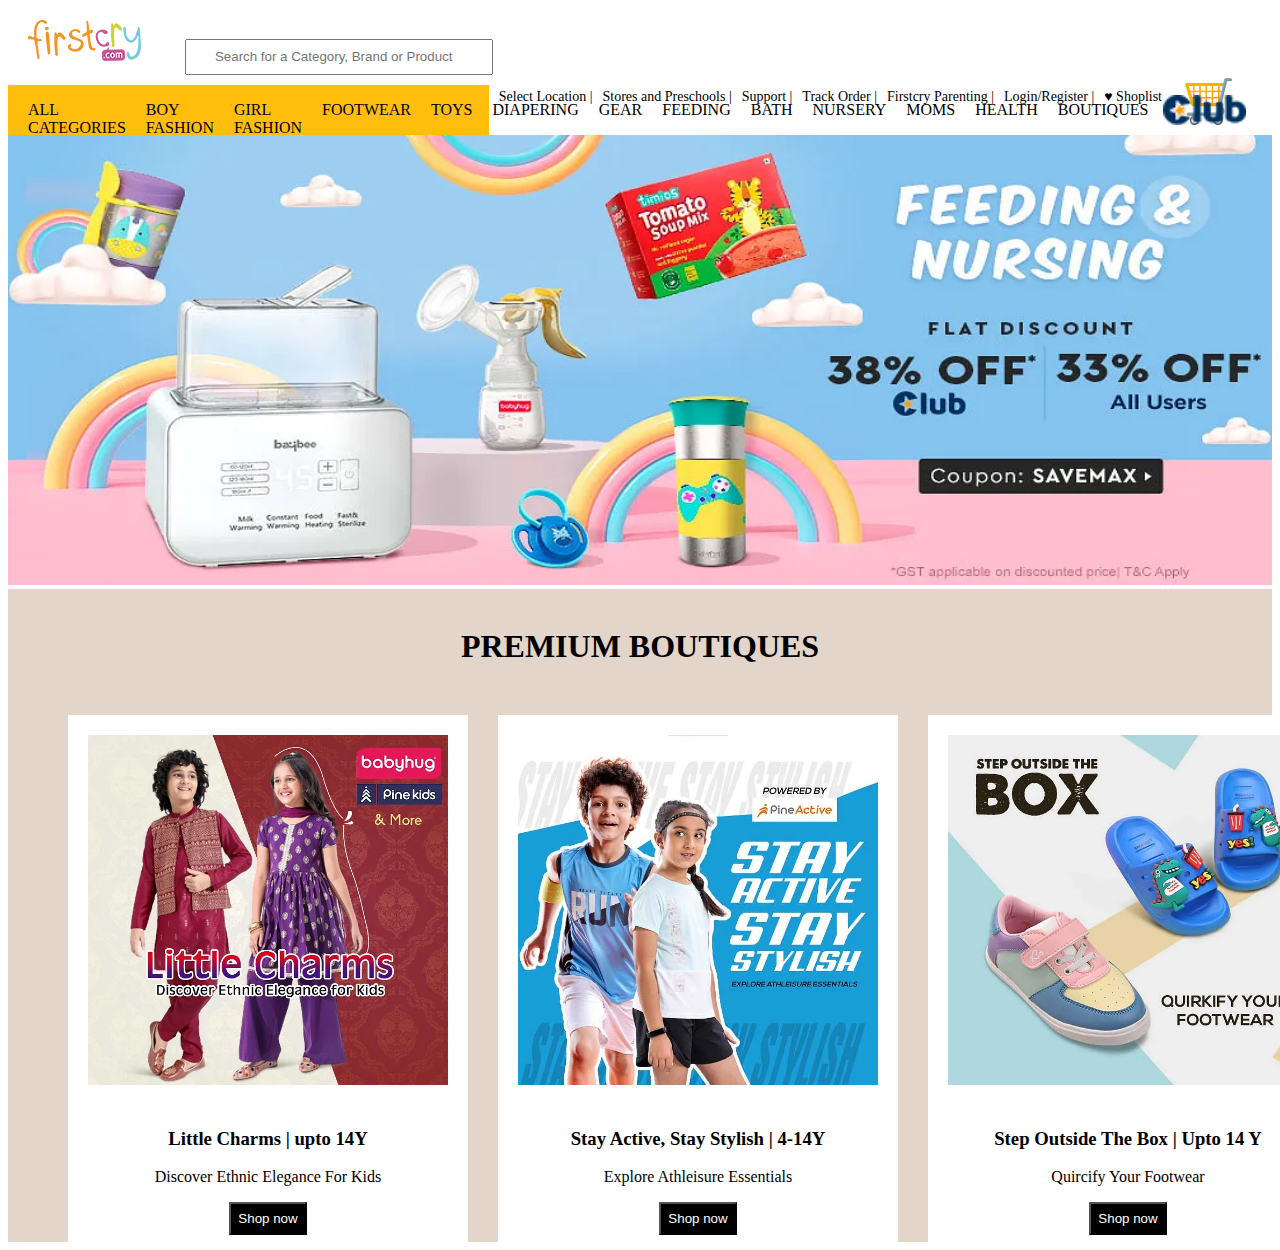
<file: index.html>
<!DOCTYPE html>
<html>
    <head>
        <link rel="stylesheet" href="style.css">
        <title>Firstcry.com</title>
    </head>
<body>
<div class="container">
<div class="navbar">
    <img src="fc_logo.png">
    <input type="text" placeholder="       Search for a Category, Brand or Product"> 
    <div class="naming">
        <h3>Select Location | </h3>
        <h3>Stores and Preschools | </h3>
        <h3>Support | </h3>
        <h3>Track Order | </h3>
        <h3>Firstcry Parenting | </h3>
        <h3>Login/Register | </h3>
        <h3>&hearts; Shoplist </h3>
        <img src="cart.png" width="50" height="50">
    </div>
</div>
<div class="nav2">
    <h3>all categories </h3>
    <h3>boy fashion </h3>
    <h3>girl fashion </h3>
    <h3>footwear </h3>
    <h3>toys </h3>
    <h3>diapering </h3>
    <h3>gear </h3>
    <h3>feeding </h3>
    <h3>bath </h3>
    <h3>nursery</h3>
    <h3>moms </h3>
    <h3>health </h3>
    <h3>boutiques </h3>
    <img src="club_logo.png" height="30">
    
</div>
<div class="nav3">
    <img src="new bg.webp" width="100%" height="450">
</div>
<div class="page">
    <br/>
    <h1><center> PREMIUM BOUTIQUES </center></h1>
    <div class="cards">
        <div class="row1">
            <img src="card 1.webp">
            <h3>Little Charms | upto 14Y</h3>
            <p>Discover Ethnic Elegance For Kids </p>
            <button>Shop now</button>
        </div>
        <div class="row1">
            <img src="card 2.webp">
            <h3>Stay Active, Stay Stylish | 4-14Y</h3>
            <p>Explore Athleisure Essentials</p>
            <button>Shop now</button>
        </div>
        <div class="row1">
            <img src="card 3.webp">
            <h3>Step Outside The Box | Upto 14 Y</h3>
            <p>Quircify Your Footwear</p>
            <button>Shop now</button>

        </div>
    </div>
    </div>
    </div>


</div>
</body>
</html>
</file>
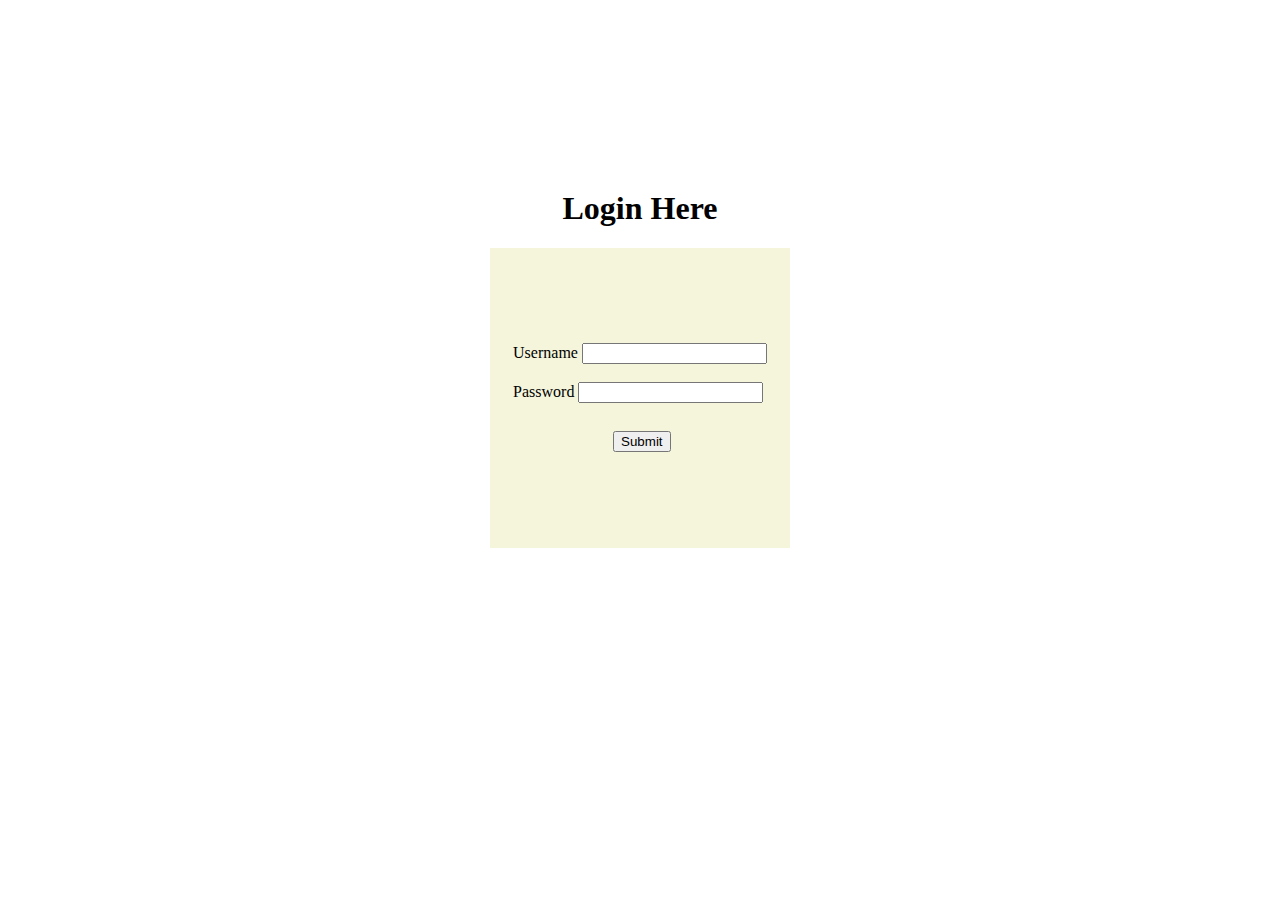
<file: login_form.html>
<!DOCTYPE html>
<html>
    <head>
        <link rel="stylesheet" href="style2.css">
    </head>
    <body>
        <div id="container">
        <h1>Login Here</h1>
        <div id="main">
        <form>
            <label for="username">Username</label>
            <input type="text" id="username" name="username"><br><br>
            <label for="pass">Password</label>
            <input type="password" id="pass" name="password"><br><br>
            <div id="b">
            <button id="btn">Submit</button></div>
            
        </form>
    </div>
</div>
    </body>
</html>
</file>
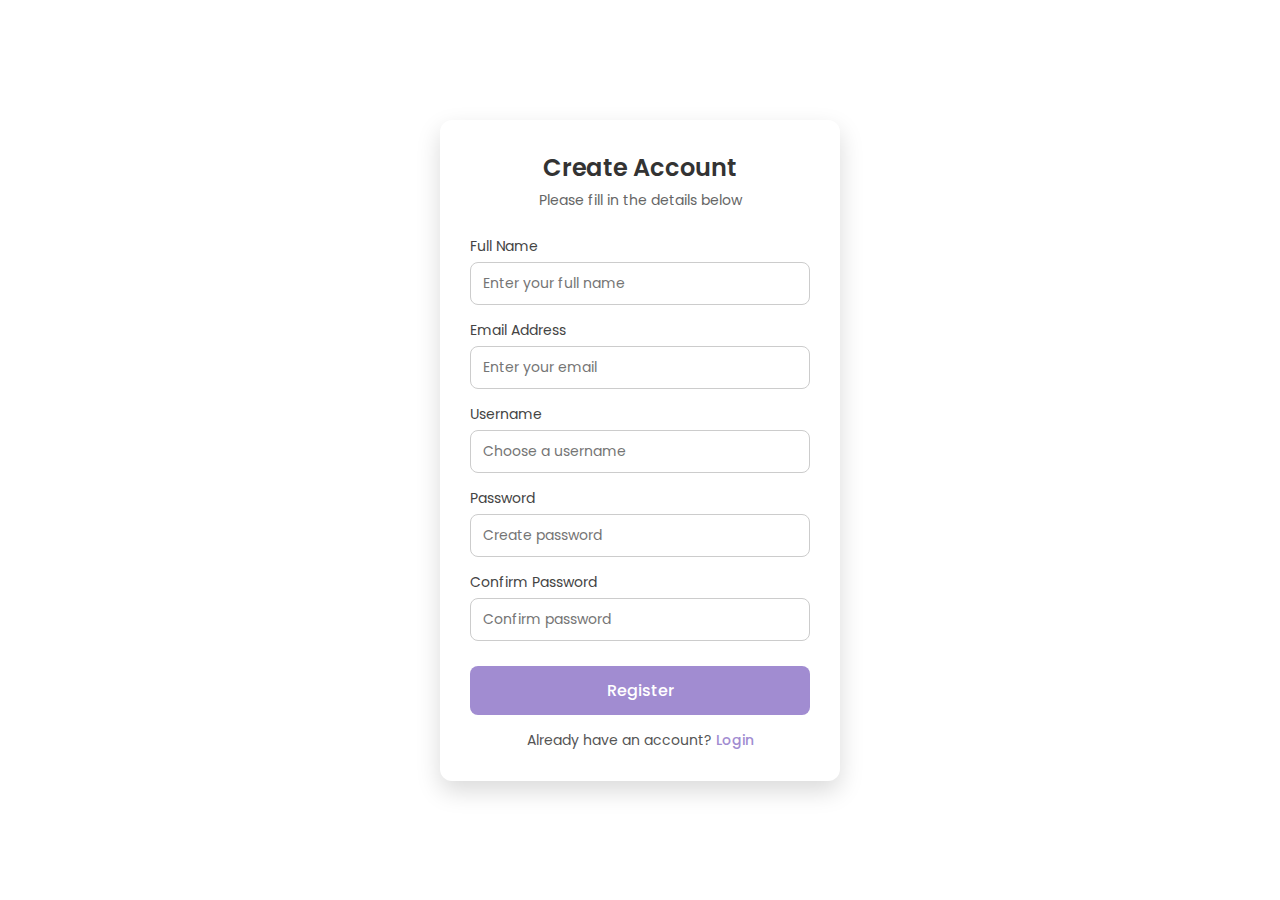
<file: register.html>
<!DOCTYPE html>
<html lang="en">
<head>
    <meta charset="UTF-8">
    <title>Registration Form</title>
    <meta name="viewport" content="width=device-width, initial-scale=1.0">

    <!-- Google Font -->
    <link href="https://fonts.googleapis.com/css2?family=Poppins:wght@300;400;500;600&display=swap" rel="stylesheet">

    <link rel="stylesheet" href="register2.css">
</head>
<body>

    <div class="form-container">
        <h2>Create Account</h2>
        <p>Please fill in the details below</p>

        <form>
            <div class="input-group">
                <label>Full Name</label>
                <input type="text" placeholder="Enter your full name" required>
            </div>

            <div class="input-group">
                <label>Email Address</label>
                <input type="email" placeholder="Enter your email" required>
            </div>

            <div class="input-group">
                <label>Username</label>
                <input type="text" placeholder="Choose a username" required>
            </div>

            <div class="input-group">
                <label>Password</label>
                <input type="password" placeholder="Create password" required>
            </div>

            <div class="input-group">
                <label>Confirm Password</label>
                <input type="password" placeholder="Confirm password" required>
            </div>

            <button type="submit">Register</button>

            <div class="footer-text">
                Already have an account? <a href="login_form.html">Login</a>
            </div>
        </form>
    </div>

</body>
</html>
</file>
<file: style.css>
.container{
    width:100%;
}
.navbar{
 margin-top:20px;
}
.navbar img{
    margin-left:20px;
}
.navbar img:hover{
    transform:scale(1.1);
}
.navbar input{
    margin-left:40px;
    height:30px;
    width:300px;
}
.naming{
    display: flex;
    float:right;
    margin-right:40px;
}
.naming h3{
font-size:14px;
font-weight:50;
margin-left:10px;
}
.naming h3:hover{
    transform:scale(1.1);
}
.nav2
{
    background-color: #ffbe0b;
    height:50px;
    margin-top:10px;
    margin-right:0px;
    margin-left:0px;
    display:flex;
}
.nav2 h3{
    margin-left:20px;
    text-transform: uppercase;
    font-size:16px;
    font-weight:10;
}
.nav2 img{
    margin-left:15px;
    margin-top:10px;
}
.nav3 img:hover
{
opacity: 0.3;
}
.page
{
    background-color:#e3d5ca;

}
.cards
{
 display: flex;
 margin-left: 30px;
 margin-left: 30px;
 margin-top:50px;
}
.row1
{
    margin-left:30px;
    background-color: white;
    text-align: center;
    font-family: cursive;
}
.row1 img{
    height:350px;
    width:360px;
    margin:20px;
    
}
.row1 img:hover
{
    transform:scale(1.1);
}
button{
    background-color: black;
    color:white;
    padding:7px;
    margin-bottom: 7px;
}
button:hover{
    transform:scale(1.1);
    
}
</file>
<file: style2.css>
#main{
    display: flex;
    background-color: beige;
    height:300px;
    width:300px;
    justify-content: center;
    align-items: center;
}
#container{
    display: flex;
    height:700px;
    flex-direction: column;
    justify-content: center;
    align-items: center;
}
#b{
    padding-top: 10px;
    padding-left: 100px;
}
</file>
<file: register2.css>
/* Reset */
* {
    margin: 0;
    padding: 0;
    box-sizing: border-box;
    font-family: 'Poppins', sans-serif;
}

/* Body styling */
body {
    min-height: 100vh;
    display: flex;
    align-items: center;
    justify-content: center;
}

/* Form container */
.form-container {
    background: #ffffff;
    width: 100%;
    max-width: 400px;
    padding: 30px;
    border-radius: 12px;
    box-shadow: 0 10px 25px rgba(0, 0, 0, 0.15);
}

/* Heading */
.form-container h2 {
    text-align: center;
    margin-bottom: 5px;
    font-weight: 600;
    color: #333;
}

.form-container p {
    text-align: center;
    font-size: 14px;
    color: #666;
    margin-bottom: 25px;
}

/* Input group */
.input-group {
    margin-bottom: 15px;
}

.input-group label {
    display: block;
    font-size: 14px;
    margin-bottom: 5px;
    color: #444;
}

.input-group input {
    width: 100%;
    padding: 10px 12px;
    border-radius: 8px;
    border: 1px solid #ccc;
    font-size: 14px;
    outline: none;
    transition: 0.3s;
}

/* Button */
button {
    width: 100%;
    padding: 12px;
    background: #a18cd1;
    border: none;
    border-radius: 8px;
    color: #fff;
    font-size: 16px;
    font-weight: 500;
    cursor: pointer;
    margin-top: 10px;
    transition: 0.3s;
}

button:hover {
    background: #8b76c7;
}

/* Footer text */
.footer-text {
    text-align: center;
    margin-top: 15px;
    font-size: 14px;
    color: #555;
}

.footer-text a {
    color: #a18cd1;
    text-decoration: none;
    font-weight: 500;
}

.footer-text a:hover {
    text-decoration: underline;
}
</file>
